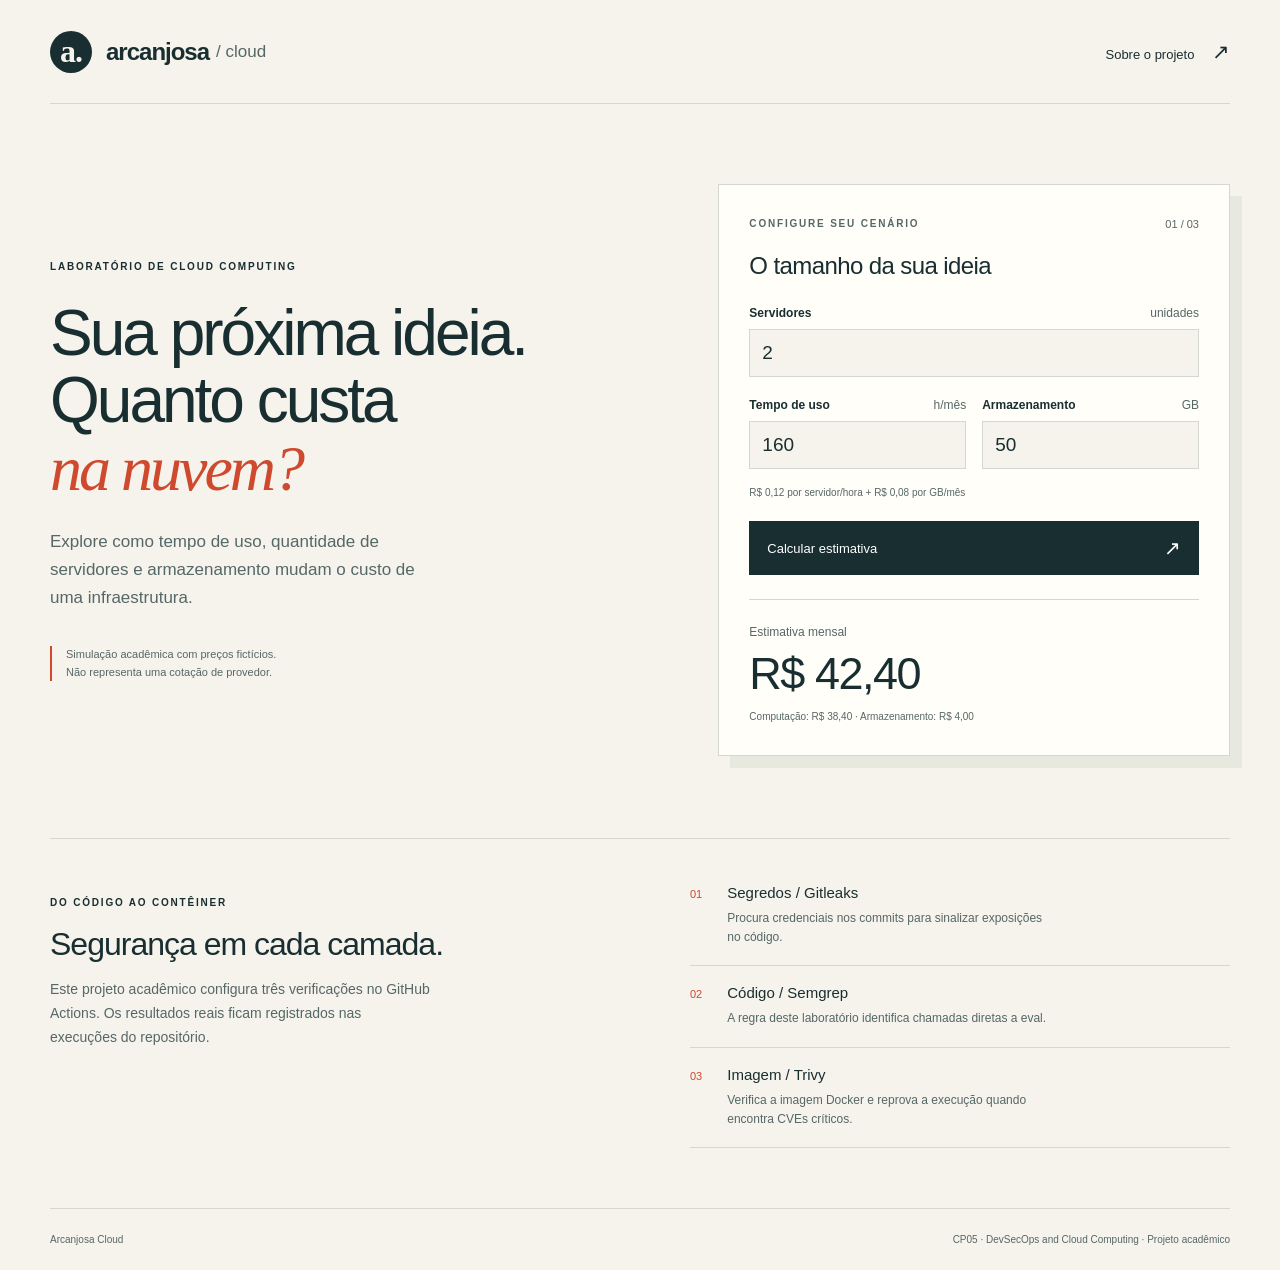
<file: site/index.html>
<!doctype html>
<html lang="pt-BR">
<head>
  <meta charset="utf-8">
  <meta name="viewport" content="width=device-width, initial-scale=1">
  <meta name="description" content="Arcanjosa Cloud: simulador acadêmico de custos de infraestrutura em nuvem.">
  <title>Arcanjosa Cloud • Simulador</title>
  <link rel="stylesheet" href="style.css">
</head>
<body>
  <header class="header wrap">
    <a class="brand" href="#inicio" aria-label="Arcanjosa Cloud, início"><span class="brand-icon" aria-hidden="true">a.</span>arcanjosa<span class="brand-cloud"> / cloud</span></a>
    <a class="header-link" href="#projeto">Sobre o projeto <span aria-hidden="true">↗</span></a>
  </header>
  <main id="inicio">
    <section class="hero wrap" aria-labelledby="title">
      <div class="intro">
        <p class="eyebrow">LABORATÓRIO DE CLOUD COMPUTING</p>
        <h1 id="title">Sua próxima ideia.<br>Quanto custa<br><em>na nuvem?</em></h1>
        <p class="lead">Explore como tempo de uso, quantidade de servidores e armazenamento mudam o custo de uma infraestrutura.</p>
        <p class="disclaimer">Simulação acadêmica com preços fictícios.<br>Não representa uma cotação de provedor.</p>
      </div>
      <section class="simulator" aria-labelledby="simulator-title">
        <div class="sim-head"><span class="eyebrow">CONFIGURE SEU CENÁRIO</span><span class="index">01 / 03</span></div>
        <h2 id="simulator-title">O tamanho da sua ideia</h2>
        <form id="calculator">
          <label for="servers">Servidores <span>unidades</span></label>
          <input id="servers" name="servers" type="number" min="1" max="100" step="1" value="2" required>
          <div class="form-row">
            <div><label for="hours">Tempo de uso <span>h/mês</span></label><input id="hours" name="hours" type="number" min="1" max="744" step="1" value="160" required></div>
            <div><label for="storage">Armazenamento <span>GB</span></label><input id="storage" name="storage" type="number" min="0" max="100000" step="1" value="50" required></div>
          </div>
          <p class="rates">R$ 0,12 por servidor/hora + R$ 0,08 por GB/mês</p>
          <button type="submit">Calcular estimativa <span aria-hidden="true">↗</span></button>
          <p id="error" class="error" role="alert"></p>
        </form>
        <div class="result" aria-live="polite" aria-atomic="true">
          <span>Estimativa mensal</span><output id="total" for="servers hours storage">R$ 42,40</output>
          <p id="breakdown">Computação: R$ 38,40 · Armazenamento: R$ 4,00</p>
        </div>
      </section>
    </section>
    <section class="about wrap" id="projeto" aria-labelledby="about-title">
      <div class="about-heading"><p class="eyebrow">DO CÓDIGO AO CONTÊINER</p><h2 id="about-title">Segurança em cada camada.</h2><p>Este projeto acadêmico configura três verificações no GitHub Actions. Os resultados reais ficam registrados nas execuções do repositório.</p></div>
      <ol class="layers">
        <li><span class="number">01</span><div><h3>Segredos / Gitleaks</h3><p>Procura credenciais nos commits para sinalizar exposições no código.</p></div></li>
        <li><span class="number">02</span><div><h3>Código / Semgrep</h3><p>A regra deste laboratório identifica chamadas diretas a eval.</p></div></li>
        <li><span class="number">03</span><div><h3>Imagem / Trivy</h3><p>Verifica a imagem Docker e reprova a execução quando encontra CVEs críticos.</p></div></li>
      </ol>
    </section>
  </main>
  <footer class="wrap"><span>Arcanjosa Cloud</span><span>CP05 · DevSecOps and Cloud Computing · Projeto acadêmico</span></footer>
  <script type="module" src="app.mjs"></script>
</body>
</html>
</file>
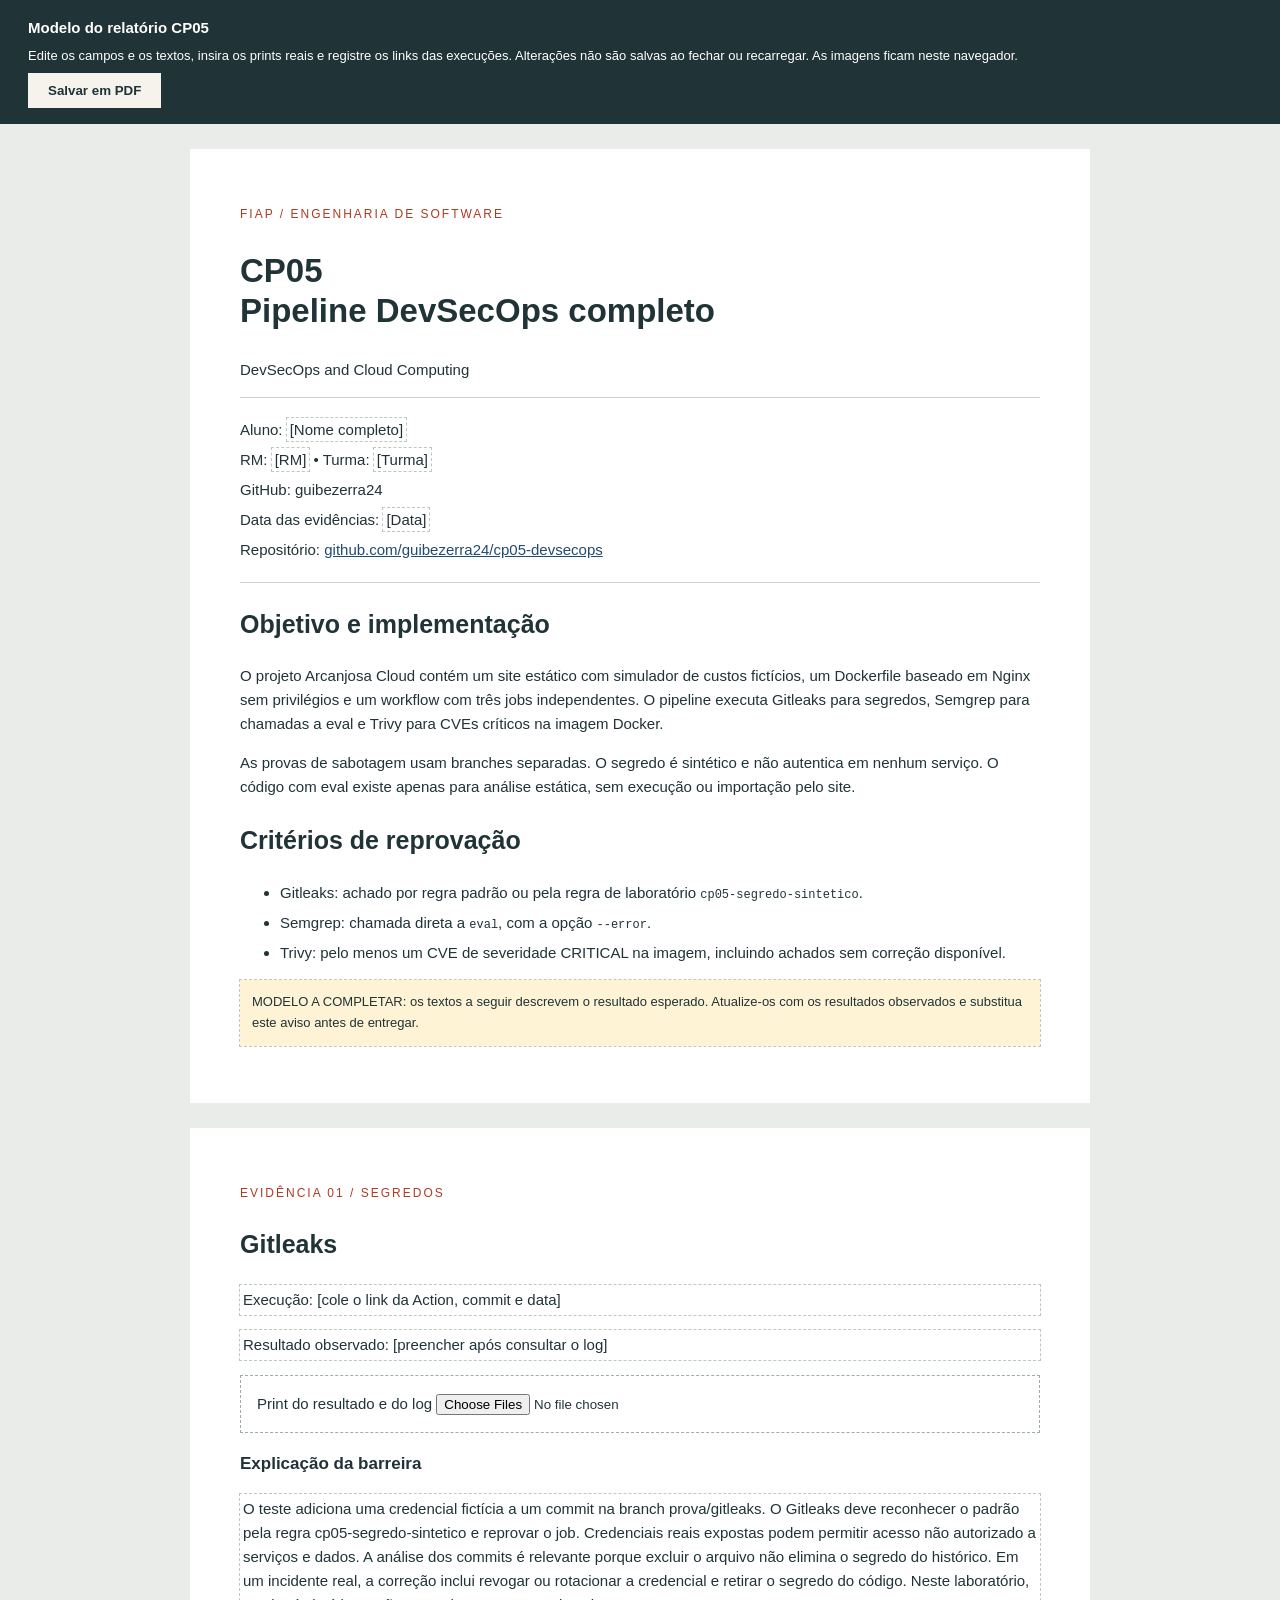
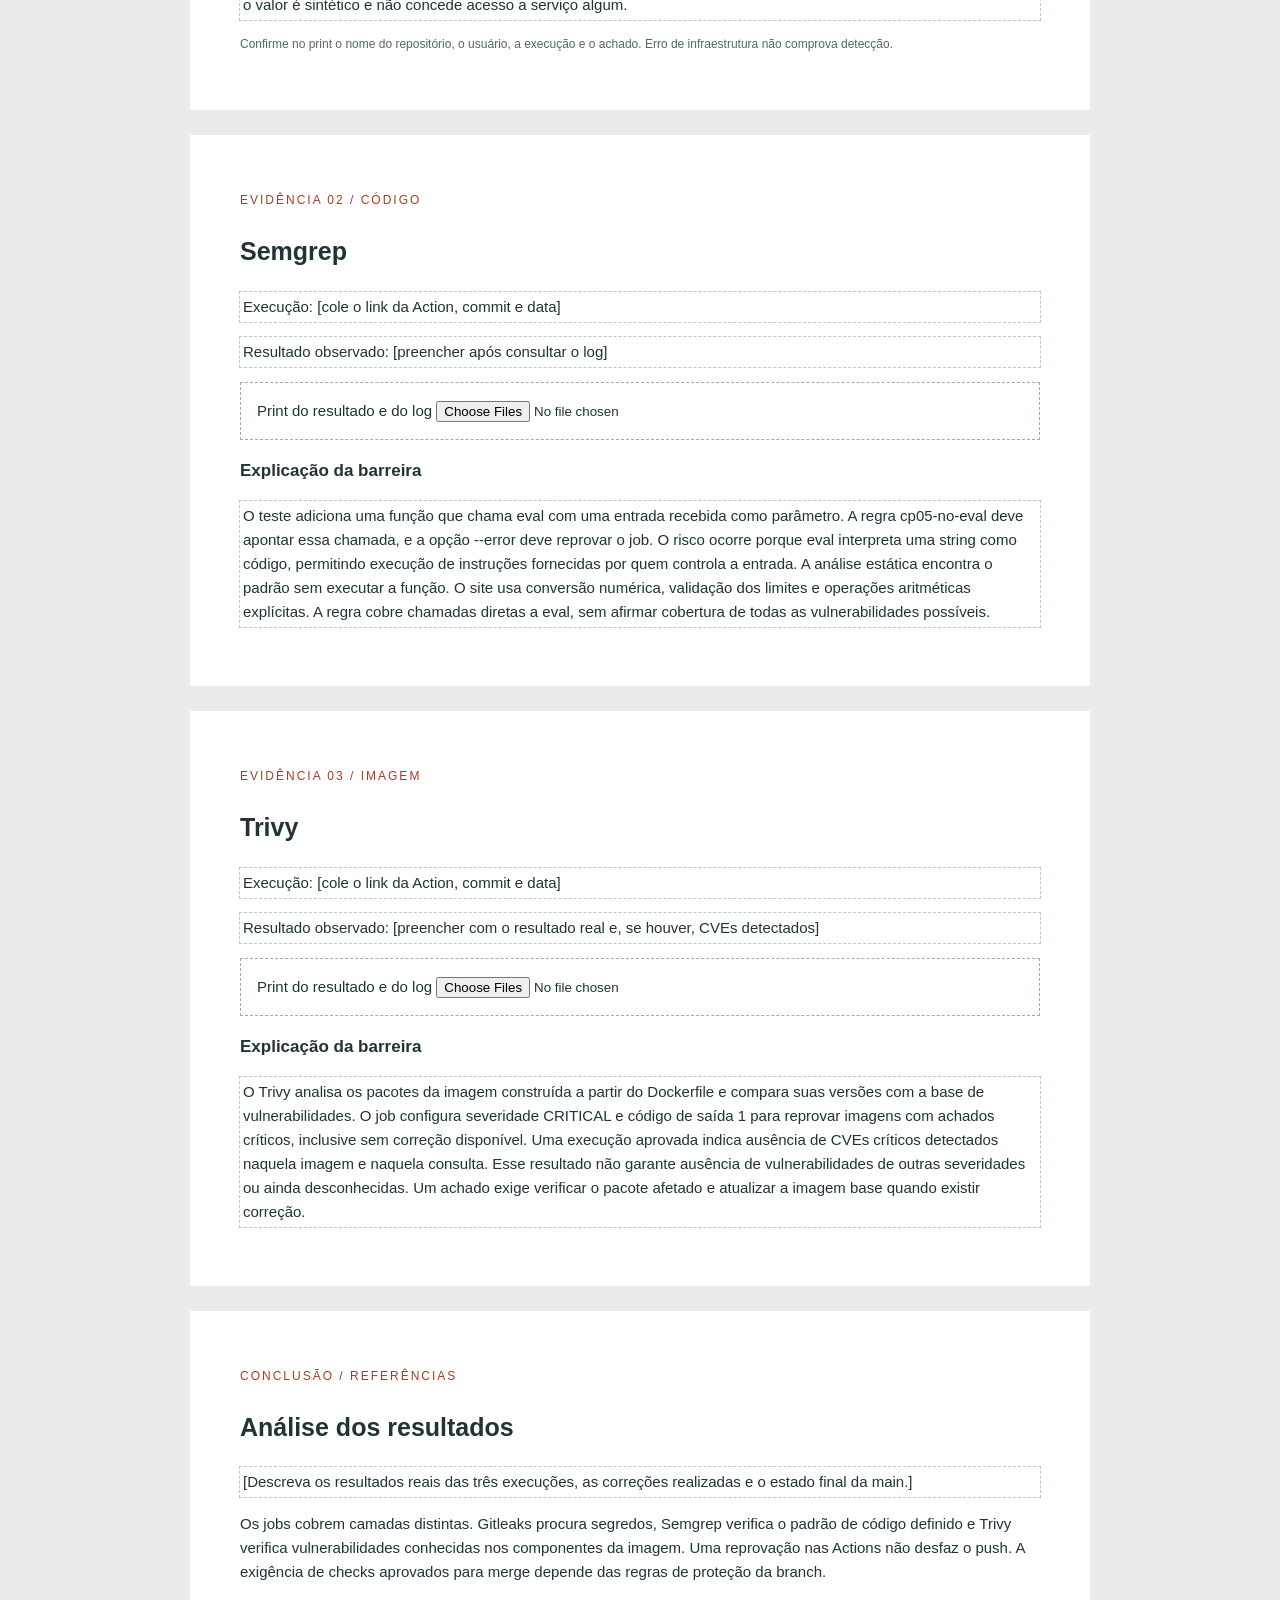
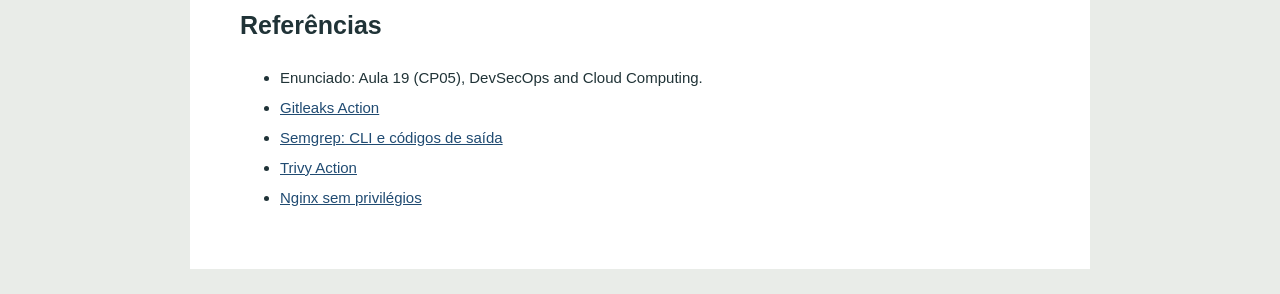
<file: relatorio.html>
<!doctype html>
<html lang="pt-BR"><head><meta charset="utf-8"><meta name="viewport" content="width=device-width,initial-scale=1"><title>CP05 - relatório editável</title>
<style>
*{box-sizing:border-box}body{font:15px/1.6 Arial,sans-serif;color:#203337;background:#e9ece8;margin:0}.toolbar{background:#203337;color:white;padding:16px 28px;position:sticky;top:0;z-index:2}.toolbar p{margin:6px 0;font-size:13px}.toolbar button{padding:10px 20px;cursor:pointer;font-weight:bold;border:0;background:#f5f3eb;color:#203337}.page{background:white;width:min(900px,100%);padding:44px 50px;margin:25px auto}h1{font-size:33px;line-height:1.2}h2{font-size:25px}h3{font-size:17px}.kicker{color:#ae3a22;text-transform:uppercase;font-size:12px;letter-spacing:2px}.metadata{padding:14px 0;border-top:1px solid #ccd3ce;border-bottom:1px solid #ccd3ce}.metadata p{margin:6px 0}[contenteditable]{outline:1px dashed #bcc8c1;padding:3px;min-height:24px}.capture{border:1px dashed #9daea4;padding:16px;margin:14px 0}.capture img{max-width:100%;height:auto;display:block;margin-top:12px}.capture input{max-width:100%}.pending{background:#fff3d5;padding:12px;font-size:13px}.small{font-size:12px;color:#546863}a{color:#204b72;overflow-wrap:anywhere}code{font-size:12px}li{margin-bottom:6px}@page{size:A4;margin:15mm}@media print{body{background:white;font-size:10.5pt;line-height:1.5}.toolbar,.no-print,input[type=file]{display:none!important}.page{margin:0;padding:0;width:100%;break-after:page}.page:last-child{break-after:auto}[contenteditable]{outline:none}.capture{padding:0;border:0;break-inside:avoid}.capture img{max-height:105mm;object-fit:contain;margin:auto}h1{font-size:26pt}h2{font-size:19pt}.pending{background:white;border:1px solid #ccc}.small{font-size:9pt}}
</style></head><body>
<div class="toolbar"><strong>Modelo do relatório CP05</strong><p>Edite os campos e os textos, insira os prints reais e registre os links das execuções. Alterações não são salvas ao fechar ou recarregar. As imagens ficam neste navegador.</p><button id="print">Salvar em PDF</button></div>
<section class="page"><p class="kicker">FIAP / Engenharia de Software</p><h1>CP05<br>Pipeline DevSecOps completo</h1><p>DevSecOps and Cloud Computing</p>
<div class="metadata"><p>Aluno: <span contenteditable="true">[Nome completo]</span></p><p>RM: <span contenteditable="true">[RM]</span> • Turma: <span contenteditable="true">[Turma]</span></p><p>GitHub: guibezerra24</p><p>Data das evidências: <span contenteditable="true">[Data]</span></p><p>Repositório: <a href="https://github.com/guibezerra24/cp05-devsecops">github.com/guibezerra24/cp05-devsecops</a></p></div>
<h2>Objetivo e implementação</h2><p>O projeto Arcanjosa Cloud contém um site estático com simulador de custos fictícios, um Dockerfile baseado em Nginx sem privilégios e um workflow com três jobs independentes. O pipeline executa Gitleaks para segredos, Semgrep para chamadas a eval e Trivy para CVEs críticos na imagem Docker.</p>
<p>As provas de sabotagem usam branches separadas. O segredo é sintético e não autentica em nenhum serviço. O código com eval existe apenas para análise estática, sem execução ou importação pelo site.</p>
<h2>Critérios de reprovação</h2><ul><li>Gitleaks: achado por regra padrão ou pela regra de laboratório <code>cp05-segredo-sintetico</code>.</li><li>Semgrep: chamada direta a <code>eval</code>, com a opção <code>--error</code>.</li><li>Trivy: pelo menos um CVE de severidade CRITICAL na imagem, incluindo achados sem correção disponível.</li></ul>
<p class="pending" contenteditable="true">MODELO A COMPLETAR: os textos a seguir descrevem o resultado esperado. Atualize-os com os resultados observados e substitua este aviso antes de entregar.</p></section>
<section class="page"><p class="kicker">Evidência 01 / Segredos</p><h2>Gitleaks</h2><p contenteditable="true">Execução: [cole o link da Action, commit e data]</p><p contenteditable="true">Resultado observado: [preencher após consultar o log]</p><div class="capture"><label>Print do resultado e do log <input type="file" accept="image/png,image/jpeg" multiple></label><div class="images"></div></div>
<h3>Explicação da barreira</h3><p contenteditable="true">O teste adiciona uma credencial fictícia a um commit na branch prova/gitleaks. O Gitleaks deve reconhecer o padrão pela regra cp05-segredo-sintetico e reprovar o job. Credenciais reais expostas podem permitir acesso não autorizado a serviços e dados. A análise dos commits é relevante porque excluir o arquivo não elimina o segredo do histórico. Em um incidente real, a correção inclui revogar ou rotacionar a credencial e retirar o segredo do código. Neste laboratório, o valor é sintético e não concede acesso a serviço algum.</p><p class="small">Confirme no print o nome do repositório, o usuário, a execução e o achado. Erro de infraestrutura não comprova detecção.</p></section>
<section class="page"><p class="kicker">Evidência 02 / Código</p><h2>Semgrep</h2><p contenteditable="true">Execução: [cole o link da Action, commit e data]</p><p contenteditable="true">Resultado observado: [preencher após consultar o log]</p><div class="capture"><label>Print do resultado e do log <input type="file" accept="image/png,image/jpeg" multiple></label><div class="images"></div></div>
<h3>Explicação da barreira</h3><p contenteditable="true">O teste adiciona uma função que chama eval com uma entrada recebida como parâmetro. A regra cp05-no-eval deve apontar essa chamada, e a opção --error deve reprovar o job. O risco ocorre porque eval interpreta uma string como código, permitindo execução de instruções fornecidas por quem controla a entrada. A análise estática encontra o padrão sem executar a função. O site usa conversão numérica, validação dos limites e operações aritméticas explícitas. A regra cobre chamadas diretas a eval, sem afirmar cobertura de todas as vulnerabilidades possíveis.</p></section>
<section class="page"><p class="kicker">Evidência 03 / Imagem</p><h2>Trivy</h2><p contenteditable="true">Execução: [cole o link da Action, commit e data]</p><p contenteditable="true">Resultado observado: [preencher com o resultado real e, se houver, CVEs detectados]</p><div class="capture"><label>Print do resultado e do log <input type="file" accept="image/png,image/jpeg" multiple></label><div class="images"></div></div>
<h3>Explicação da barreira</h3><p contenteditable="true">O Trivy analisa os pacotes da imagem construída a partir do Dockerfile e compara suas versões com a base de vulnerabilidades. O job configura severidade CRITICAL e código de saída 1 para reprovar imagens com achados críticos, inclusive sem correção disponível. Uma execução aprovada indica ausência de CVEs críticos detectados naquela imagem e naquela consulta. Esse resultado não garante ausência de vulnerabilidades de outras severidades ou ainda desconhecidas. Um achado exige verificar o pacote afetado e atualizar a imagem base quando existir correção.</p></section>
<section class="page"><p class="kicker">Conclusão / Referências</p><h2>Análise dos resultados</h2><p contenteditable="true">[Descreva os resultados reais das três execuções, as correções realizadas e o estado final da main.]</p><p>Os jobs cobrem camadas distintas. Gitleaks procura segredos, Semgrep verifica o padrão de código definido e Trivy verifica vulnerabilidades conhecidas nos componentes da imagem. Uma reprovação nas Actions não desfaz o push. A exigência de checks aprovados para merge depende das regras de proteção da branch.</p><h2>Referências</h2><ul><li>Enunciado: Aula 19 (CP05), DevSecOps and Cloud Computing.</li><li><a href="https://github.com/gitleaks/gitleaks-action">Gitleaks Action</a></li><li><a href="https://docs.semgrep.dev/cli-reference">Semgrep: CLI e códigos de saída</a></li><li><a href="https://github.com/aquasecurity/trivy-action">Trivy Action</a></li><li><a href="https://github.com/nginx/docker-nginx-unprivileged">Nginx sem privilégios</a></li></ul></section>
<script>
document.querySelector('#print').addEventListener('click',()=>window.print());
document.querySelectorAll('input[type=file]').forEach(input=>input.addEventListener('change',()=>{
const box=input.closest('.capture').querySelector('.images');
box.querySelectorAll('img').forEach(image=>URL.revokeObjectURL(image.src));
box.replaceChildren();
for(const file of input.files){if(!['image/png','image/jpeg'].includes(file.type))continue;const image=document.createElement('img');image.alt='Evidência fornecida pelo aluno: '+file.name;image.src=URL.createObjectURL(file);box.append(image);}
}));
</script></body></html>
</file>
<file: site/style.css>
:root{color-scheme:light;--paper:#f5f3eb;--ink:#192e31;--muted:#566768;--accent:#ce492d;--line:#d5d8ce;--panel:#fffef8;font-family:Arial,Helvetica,sans-serif;color:var(--ink);background:var(--paper)}
*{box-sizing:border-box}html{scroll-behavior:smooth}body{margin:0}.wrap{width:min(1180px,calc(100% - 80px));margin:auto}a{color:inherit}.header{height:104px;display:flex;align-items:center;justify-content:space-between;border-bottom:1px solid var(--line)}.brand{display:flex;align-items:center;text-decoration:none;font-weight:700;font-size:24px;letter-spacing:-1px}.brand-icon{display:grid;place-items:center;background:var(--ink);color:var(--paper);height:42px;width:42px;font-family:Georgia,serif;font-size:32px;margin-right:14px;border-radius:50%}.brand-cloud{font-size:17px;font-weight:400;color:var(--muted);margin-left:7px;letter-spacing:0}.header-link{font-size:13px;text-decoration:none}.header-link span{margin-left:14px;font-size:21px}.hero{display:grid;grid-template-columns:1.15fr 1fr;gap:80px;padding-top:80px;padding-bottom:82px;align-items:center}.eyebrow{font-size:10px;letter-spacing:1.8px;font-weight:700;line-height:1.7}h1{font-size:clamp(44px,5vw,70px);line-height:1.06;letter-spacing:-3px;font-weight:500;margin:25px 0}h1 em{font-family:Georgia,'Times New Roman',serif;font-weight:400;color:var(--accent)}.lead{max-width:390px;font-size:17px;line-height:1.65;color:var(--muted)}.disclaimer{margin-top:34px;font-size:11px;line-height:1.6;color:var(--muted);border-left:2px solid var(--accent);padding-left:14px}.simulator{background:var(--panel);border:1px solid var(--line);padding:30px;box-shadow:12px 12px 0 #e7e9df}.sim-head{display:flex;justify-content:space-between;align-items:center;color:var(--muted)}.index{font-size:11px}.simulator h2{font-size:24px;font-weight:500;letter-spacing:-.6px;margin:20px 0 26px}label{display:flex;justify-content:space-between;font-size:12px;font-weight:700;margin:0 0 9px}label span{font-weight:400;color:var(--muted)}input{font:inherit;background:var(--paper);color:var(--ink);width:100%;border:1px solid var(--line);padding:12px;font-size:19px;border-radius:0}input:focus-visible,button:focus-visible,a:focus-visible{outline:3px solid var(--accent);outline-offset:3px}.form-row{display:grid;grid-template-columns:1fr 1fr;gap:16px;margin-top:21px}.rates{font-size:10px;line-height:1.5;color:var(--muted);margin:16px 0 21px}button{display:flex;justify-content:space-between;align-items:center;width:100%;background:var(--ink);color:#fff;border:0;padding:15px 18px;font:inherit;font-size:13px;cursor:pointer}button:hover{background:#2e4a4e}button span{font-size:20px}.result{border-top:1px solid var(--line);padding-top:22px;margin-top:24px}.result>span{font-size:12px;color:var(--muted)}output{display:block;font-size:45px;letter-spacing:-1.5px;margin:8px 0}.result p{font-size:10px;line-height:1.7;color:var(--muted);margin:0}.error{font-size:12px;color:#a72d14;margin:0}.error:not(:empty){margin-top:12px}.about{display:grid;grid-template-columns:1fr 1fr;gap:100px;border-top:1px solid var(--line);padding-top:45px;padding-bottom:60px}.about h2{font-size:32px;font-weight:500;letter-spacing:-1px;margin:15px 0}.about-heading>p:last-child{font-size:14px;color:var(--muted);max-width:380px;line-height:1.7}.layers{list-style:none;margin:0;padding:0}.layers li{display:flex;gap:25px;border-bottom:1px solid var(--line);padding:18px 0}.layers li:first-child{padding-top:0}.number{font-size:11px;color:var(--accent);padding-top:4px}.layers h3{font-size:15px;margin:0 0 8px;font-weight:500}.layers p{font-size:12px;line-height:1.6;color:var(--muted);margin:0;max-width:330px}footer{border-top:1px solid var(--line);padding:25px 0;display:flex;justify-content:space-between;gap:20px;font-size:10px;color:var(--muted)}
@media(max-width:900px){.hero{gap:35px}.wrap{width:calc(100% - 48px)}h1{font-size:48px}.about{gap:40px}.simulator{padding:23px}.brand-cloud{display:none}}
@media(max-width:640px){.wrap{width:calc(100% - 36px)}.header{height:82px}.brand{font-size:21px}.header-link{font-size:11px}.hero{grid-template-columns:1fr;padding-top:40px;padding-bottom:55px;gap:35px}h1{font-size:49px;letter-spacing:-2px}.lead{font-size:16px}.simulator{box-shadow:6px 6px 0 #e7e9df}.about{grid-template-columns:1fr;gap:25px;padding-top:30px}.about h2{font-size:29px}.disclaimer{margin-top:24px}footer{flex-direction:column;gap:10px}}
@media(prefers-reduced-motion:reduce){html{scroll-behavior:auto}}
</file>
